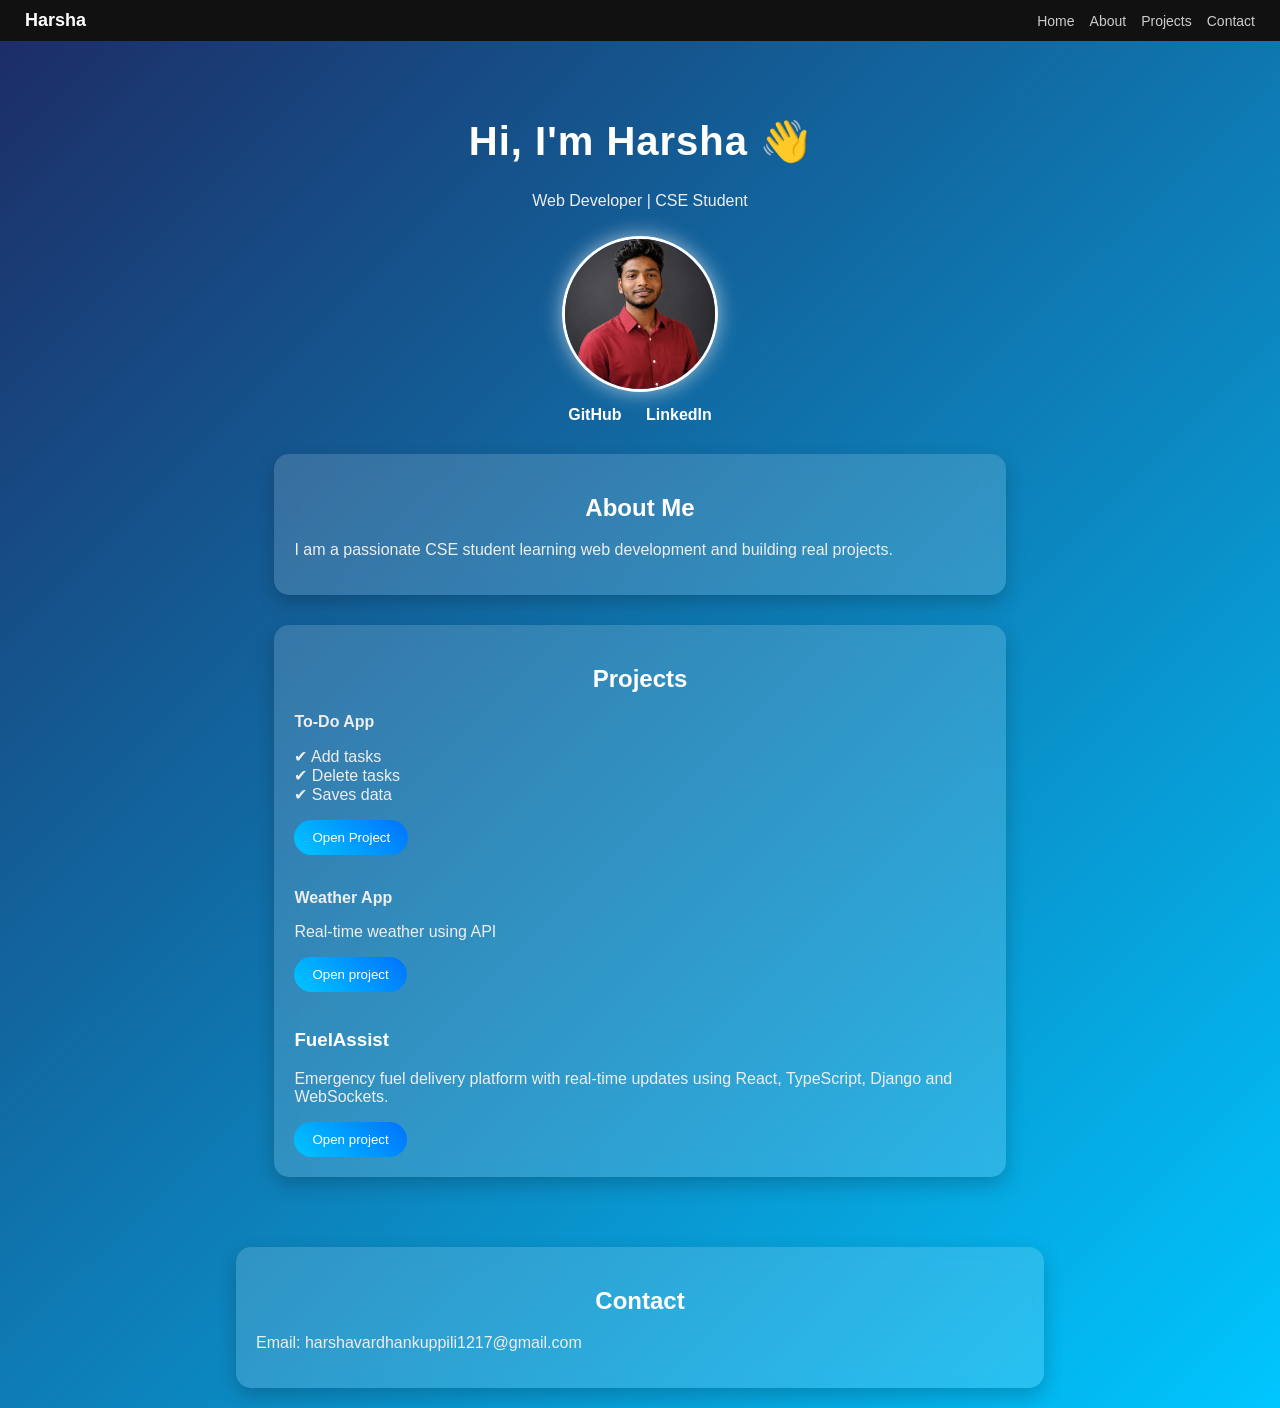
<file: index.html>
<!DOCTYPE html>
<html>
<head>
    <title>Harsha Portfolio</title>
    <link rel="stylesheet" href="style.css">
</head>
<body>

    <div class="navbar">
        <h2>Harsha</h2>
        <ul>
            <li><a href="#">Home</a></li>
            <li><a href="#">About</a></li>
            <li><a href="#">Projects</a></li>
            <li><a href="#">Contact</a></li>
        </ul>
    </div>
    
    
    
    <div class="container">

        <div class="header">
            <h1>Hi, I'm Harsha 👋</h1>
            <p>Web Developer | CSE Student</p>
            <img src="harsha.jpeg" alt="profile">
        </div>

        <div class="links">
            <a href="https://github.com/harshavardhankuppili1217-beep">GitHub</a>
            <a href="#">LinkedIn</a>
        </div>

        <div class="card">
            <h2>About Me</h2>
            <p>I am a passionate CSE student learning web development and building real projects.</p>
        </div>

        <div class="card">
            <h2>Projects</h2>

            <div class="project">
                <p><b>To-Do App</b></p>
                <p>✔ Add tasks<br>✔ Delete tasks<br>✔ Saves data</p>

                <a href="projects/to-do/todo.html" target="_blank">
                <button>Open Project</button>
                </a>
                
                <br><br>

                <p><b>Weather App</b></p>
                <p>Real-time weather using API</p>
                <a href="projects/Weather/weather.html"> <button>Open project</button></a>
                
                <br><br>
                
                <h3>FuelAssist</h3>

                <p>
                Emergency fuel delivery platform with real-time updates using React, TypeScript, Django and WebSockets.
                </p>

                <a href="https://fuelassist-emergency-fuel-delivery.vercel.app" target="_blank">
                <button>Open project</button></a>
                </a>
                </div>
            </div>

        </div>

        <div class="card">
            <h2>Contact</h2>
            <p>Email: harshavardhankuppili1217@gmail.com</p>
        </div>

    </div>

</body>
</html>
</file>
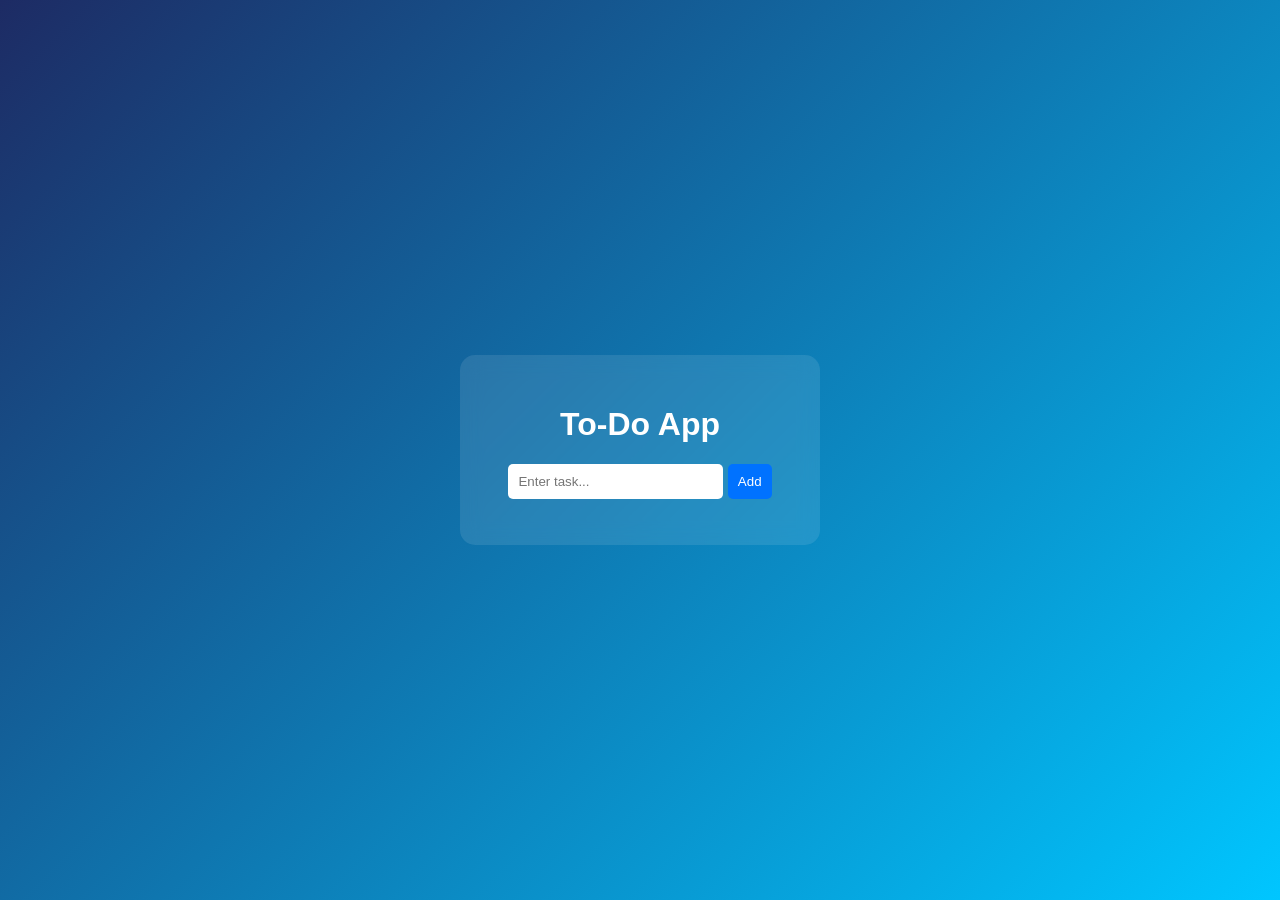
<file: projects/to-do/todo.html>
<!DOCTYPE html>
<html>
<head>
    <title>To-Do App</title>
    <link rel="stylesheet" href="todo.css">
</head>
<body>

    <div class="container">
        <h1>To-Do App</h1>

        <input type="text" id="taskInput" placeholder="Enter task...">
        <button onclick="addTask()">Add</button>

        <ul id="taskList"></ul>
    </div>

    <script src="todo.js"></script>

</body>
</html>
</file>
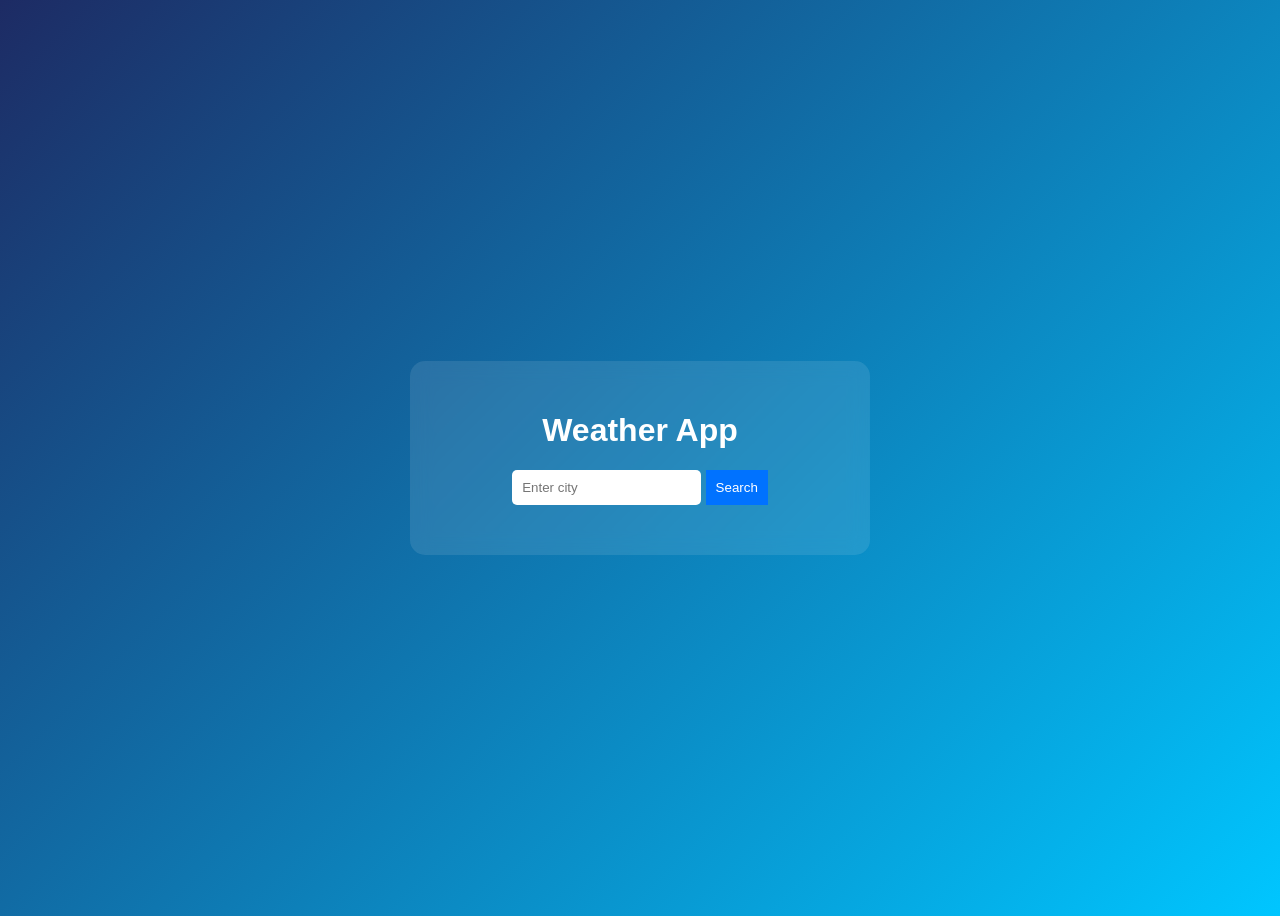
<file: projects/Weather/weather.html>
<!DOCTYPE html>
<html>
<head>
    <title>Weather App</title>
    <link rel="stylesheet" href="weather.css">
    <meta charset="UTF-8">
</head>
<body>

    <div class="container">
        <h1>Weather App</h1>

        <input type="text" id="cityInput" placeholder="Enter city">
        <button onclick="getWeather()">Search</button>

        <div id="result"></div>
    </div>

    <script src="weather.js"></script>

</body>
</html>
</file>
<file: style.css>
body {
    font-family: Arial, sans-serif;
    background: linear-gradient(135deg, #1d2b64, #00c6ff);
    margin: 0;
    min-height: 100vh;
}

.container {
    width: 80%;
    margin: auto;
    text-align: center;
    padding: 20px;
}

.header img {
    width: 150px;
    border-radius: 50%;
    margin-top: 10px;
}

h1 {
    color: white;
}

p {
    color: #eee;
    font-size: medium;
}

.card {
    background: rgba(255, 255, 255, 0.15);
    backdrop-filter: blur(10px);
    margin: 20px auto;
    padding: 20px;
    border-radius: 15px;
    width: 60%;
    color: white;
    box-shadow: 0 8px 20px rgba(0,0,0,0.2);
}

button {
    background: #4facfe;
    color: white;
    border: none;
    padding: 10px 20px;
    border-radius: 5px;
    cursor: pointer;
    background: linear-gradient(45deg, #00c6ff, #0072ff);
    border: none;
    color: white;
    padding: 10px 18px;
    border-radius: 20px;
    cursor: pointer;
    transition: 0.3s;
}

button:hover {
    background: #00c6ff;
    transform: scale(1.05);
}
.navbar {
    display: flex;
    justify-content: space-between;
    align-items: center;
    background: #111;
    color: white;
    padding: 10px 25px;   
    position: sticky;
    top: 0;
    z-index: 1000;
}

.navbar h2 {
    font-size: 18px;
    margin: 0;
}

.navbar ul {
    list-style: none;
    display: flex;
    gap: 15px;
    margin: 0;
    padding: 0;
}

.navbar a {
    color: #ccc;
    text-decoration: none;
    font-size: 14px;
}

.navbar a:hover {
    color: white;
}
.container {
    margin-top: 30px;
    width: 90%;
}
.header img {
    width: 150px;
    height: 150px;
    border-radius: 50%;
    object-fit: cover;
    border: 3px solid white;
    box-shadow: 0 0 20px rgba(255,255,255,0.6);
    transition: 0.3s;
}
h1 {
    font-size: 40px;
    font-weight: bold;
    letter-spacing: 1px;
}
.card {
    transition: all 0.3s ease;
    text-align: left;
    margin-top: 30px;
}

.card:hover {
    transform: translateY(-5px);
}
.header img:hover {
    transform: scale(1.05);
}
.card h2 {
    text-align: center;
}
.header {
    animation: fadeIn 1.2s ease;
}
@keyframes fadeIn {
    from {
        opacity: 0;
        transform: translateY(-20px);
    }
    to {
        opacity: 1;
        transform: translateY(0);
    }
}
.links a {
    margin: 0 10px;
    color: white;
    text-decoration: none;
    font-weight: bold;
}
.links {
    margin-top: 10px;
}
.links a:hover {
    text-decoration: underline;
}
.button {
    display: inline-block;
    margin-top: 8px;
    padding: 8px 15px;
    background: #00c6ff;
    color: white;
    text-decoration: none;
    border-radius: 20px;
    font-size: 14px;
}

.button:hover {
    background: #0072ff;
}
</file>
<file: projects/to-do/todo.css>
body {
    font-family: Arial, sans-serif;
    background: linear-gradient(135deg, #1d2b64, #00c6ff);
    display: flex;
    justify-content: center;
    align-items: center;
    height: 100vh;
    margin: 0;
    color: white;
}

.container {
    background: rgba(255,255,255,0.1);
    padding: 30px;
    border-radius: 15px;
    backdrop-filter: blur(10px);
    width: 300px;
    text-align: center;
}

input {
    padding: 10px;
    width: 65%;
    border: none;
    border-radius: 5px;
}

button {
    padding: 10px;
    border: none;
    border-radius: 5px;
    background: #0072ff;
    color: white;
    cursor: pointer;
}

li {
    list-style: none;
    background: rgba(255,255,255,0.2);
    margin: 10px 0;
    padding: 10px;
    border-radius: 8px;
    display: flex;
    justify-content: space-between;
    align-items: center;
}
</file>
<file: projects/Weather/weather.css>
body {
    font-family: Arial;
    background: linear-gradient(135deg, #1d2b64, #00c6ff);
    display: flex;
    justify-content: center;
    align-items: center;
    height: 100vh;
    color: white;
}

.container {
    background: rgba(255,255,255,0.1);
    padding: 30px;
    border-radius: 15px;
    backdrop-filter: blur(10px);
    text-align: center;
    max-width: 400px;
    width: 90%;
}

input {
    padding: 10px;
    border-radius: 5px;
    border: none;
}

button {
    padding: 10px;
    border: none;
    background: #0072ff;
    color: white;
    cursor: pointer;
}
#result {
    margin-top: 20px;
    color:white;
    text-shadow: 0 0 10px rgba(0,0,0,0.5);
}
</file>
